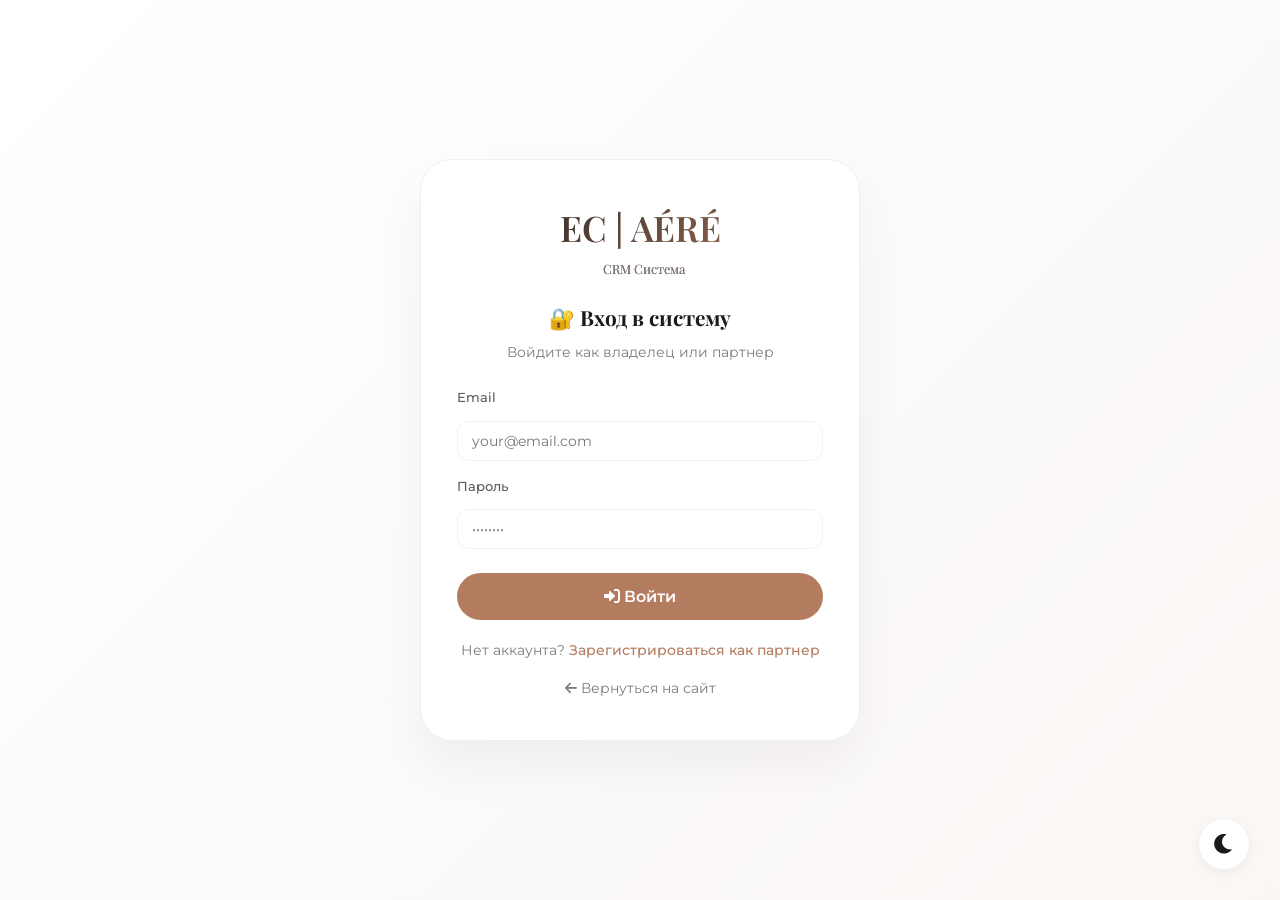
<file: crm.html>
<!DOCTYPE html>
<html lang="ru">
<head>
    <meta charset="UTF-8">
    <meta name="viewport" content="width=device-width, initial-scale=1.0, maximum-scale=1.0, user-scalable=no, viewport-fit=cover">
    <title>CRM Система | EC | AÉRÉ</title>
    <link href="https://fonts.googleapis.com/css2?family=Montserrat:wght@300;400;500;600;700&family=Playfair+Display:wght@400;500;600;700;800&display=swap" rel="stylesheet">
    <link rel="stylesheet" href="https://cdnjs.cloudflare.com/ajax/libs/font-awesome/6.0.0-beta3/css/all.min.css">
    <style>
        * { margin: 0; padding: 0; box-sizing: border-box; }
        :root {
            --bg-primary: #ffffff;
            --bg-secondary: #faf7f5;
            --text-primary: #1a1a1a;
            --text-secondary: #5a5a5a;
            --text-muted: #7c7c7c;
            --border-color: #f0f0f0;
            --card-bg: #ffffff;
            --shadow-color: rgba(0, 0, 0, 0.05);
            --shadow-hover: rgba(0, 0, 0, 0.12);
            --accent-color: #b47c5e;
            --accent-dark: #8b5a42;
            --success-color: #27ae60;
            --danger-color: #e74c3c;
            --warning-color: #f39c12;
            --header-bg: rgba(255, 255, 255, 0.95);
        }
        [data-theme="dark"] {
            --bg-primary: #121212;
            --bg-secondary: #1e1e1e;
            --text-primary: #f5f5f5;
            --text-secondary: #b0b0b0;
            --text-muted: #9e9e9e;
            --border-color: #2a2a2a;
            --card-bg: #1e1e1e;
            --header-bg: rgba(18, 18, 18, 0.95);
            --shadow-color: rgba(0, 0, 0, 0.3);
            --shadow-hover: rgba(0, 0, 0, 0.5);
        }
        body { font-family: 'Montserrat', sans-serif; background: var(--bg-primary); color: var(--text-primary); line-height: 1.6; transition: background-color 0.3s ease, color 0.3s ease; min-height: 100vh; }
        .login-container { min-height: 100vh; display: flex; align-items: center; justify-content: center; background: linear-gradient(135deg, var(--bg-primary) 0%, var(--bg-secondary) 100%); padding: 20px; }
        .login-card { background: var(--card-bg); border-radius: 32px; padding: 40px 36px; width: 100%; max-width: 440px; box-shadow: 0 25px 50px var(--shadow-color); border: 1px solid var(--border-color); }
        .login-card .logo { font-family: 'Playfair Display', serif; font-size: 2.2rem; font-weight: 600; background: linear-gradient(135deg, var(--text-primary), var(--accent-color)); background-clip: text; -webkit-background-clip: text; color: transparent; text-align: center; }
        .login-card .logo small { display: block; font-size: 0.8rem; color: var(--text-muted); background: none; -webkit-text-fill-color: var(--text-muted); }
        .login-card h2 { font-family: 'Playfair Display', serif; font-size: 1.3rem; margin: 20px 0 8px; color: var(--text-primary); text-align: center; }
        .login-card p { color: var(--text-muted); font-size: 0.85rem; margin-bottom: 24px; text-align: center; }
        .form-group { margin-bottom: 16px; }
        .form-group label { display: block; font-size: 0.8rem; font-weight: 500; margin-bottom: 6px; color: var(--text-secondary); }
        .form-group input { width: 100%; background: var(--bg-secondary); border: 1px solid var(--border-color); border-radius: 12px; padding: 12px 16px; font-family: 'Montserrat', sans-serif; font-size: 0.9rem; color: var(--text-primary); transition: all 0.2s; }
        .form-group input:focus { outline: none; border-color: var(--accent-color); }
        .login-btn { width: 100%; background: var(--accent-color); color: white; border: none; padding: 14px; border-radius: 40px; font-family: 'Montserrat', sans-serif; font-weight: 600; font-size: 1rem; cursor: pointer; transition: all 0.2s; margin-top: 8px; }
        .login-btn:hover { background: var(--accent-dark); transform: scale(1.02); }
        .login-btn.secondary { background: transparent; border: 2px solid var(--border-color); color: var(--text-primary); }
        .login-btn.secondary:hover { border-color: var(--accent-color); color: var(--accent-color); background: transparent; }
        .auth-switch { text-align: center; margin-top: 20px; font-size: 0.85rem; color: var(--text-muted); }
        .auth-switch a { color: var(--accent-color); text-decoration: none; cursor: pointer; font-weight: 500; }
        .auth-switch a:hover { text-decoration: underline; }
        .back-link { display: block; text-align: center; margin-top: 16px; color: var(--text-muted); text-decoration: none; font-size: 0.85rem; transition: color 0.2s; }
        .back-link:hover { color: var(--accent-color); }
        .error-msg { background: rgba(231, 76, 60, 0.1); border: 1px solid var(--danger-color); color: var(--danger-color); padding: 10px; border-radius: 8px; font-size: 0.8rem; margin-bottom: 16px; display: none; }
        .success-msg { background: rgba(39, 174, 96, 0.1); border: 1px solid var(--success-color); color: var(--success-color); padding: 10px; border-radius: 8px; font-size: 0.8rem; margin-bottom: 16px; display: none; }
        .role-badge { display: inline-block; padding: 4px 12px; border-radius: 20px; font-size: 0.7rem; font-weight: 600; margin-top: 8px; }
        .role-badge.owner { background: var(--accent-color); color: white; }
        .role-badge.partner { background: var(--warning-color); color: white; }
        .crm-wrapper { display: none; }
        .crm-wrapper.show { display: block; }
        .theme-toggle { position: fixed; bottom: 30px; right: 30px; width: 52px; height: 52px; border-radius: 50%; background: var(--card-bg); border: 1px solid var(--border-color); cursor: pointer; display: flex; align-items: center; justify-content: center; font-size: 1.4rem; z-index: 1000; transition: all 0.3s ease; box-shadow: 0 4px 12px var(--shadow-color); color: var(--text-primary); }
        .theme-toggle:hover { transform: scale(1.1); border-color: var(--accent-color); }
        .theme-toggle .fa-sun { display: none; }
        [data-theme="dark"] .theme-toggle .fa-moon { display: none; }
        [data-theme="dark"] .theme-toggle .fa-sun { display: block; color: #ffd966; }
        .crm-header { background: var(--header-bg); backdrop-filter: blur(14px); border-bottom: 1px solid var(--border-color); position: sticky; top: 0; z-index: 100; padding: 16px 0; }
        .header-container { max-width: 1400px; margin: 0 auto; padding: 0 32px; display: flex; justify-content: space-between; align-items: center; flex-wrap: wrap; gap: 16px; }
        .header-left { display: flex; align-items: center; gap: 16px; }
        .logo { font-family: 'Playfair Display', serif; font-size: 1.5rem; font-weight: 600; background: linear-gradient(135deg, var(--text-primary), var(--accent-color)); background-clip: text; -webkit-background-clip: text; color: transparent; }
        .logo small { font-size: 0.6rem; font-weight: 400; background: var(--accent-color); color: white; padding: 2px 10px; border-radius: 20px; margin-left: 8px; -webkit-text-fill-color: white; }
        .header-right { display: flex; align-items: center; gap: 20px; flex-wrap: wrap; }
        .user-info { display: flex; align-items: center; gap: 12px; padding: 8px 16px; background: var(--bg-secondary); border-radius: 40px; }
        .user-info i { color: var(--accent-color); font-size: 1.2rem; }
        .user-info .user-name { font-weight: 500; font-size: 0.9rem; }
        .logout-btn { background: var(--danger-color); border: none; padding: 8px 16px; border-radius: 40px; color: white; cursor: pointer; font-family: 'Montserrat', sans-serif; font-weight: 500; transition: background 0.2s; }
        .logout-btn:hover { background: #c0392b; }
        .back-to-site { background: transparent; border: 1px solid var(--border-color); padding: 8px 16px; border-radius: 40px; cursor: pointer; font-family: 'Montserrat', sans-serif; color: var(--text-primary); text-decoration: none; transition: all 0.2s; font-size: 0.85rem; }
        .back-to-site:hover { border-color: var(--accent-color); color: var(--accent-color); }
        .crm-container { max-width: 1400px; margin: 0 auto; padding: 32px; }
        .welcome-banner { background: linear-gradient(135deg, var(--accent-color), var(--accent-dark)); border-radius: 24px; padding: 32px; margin-bottom: 32px; color: white; }
        .welcome-banner h1 { font-family: 'Playfair Display', serif; font-size: 1.8rem; margin-bottom: 8px; }
        .welcome-banner p { opacity: 0.9; }
        .stats-grid { display: grid; grid-template-columns: repeat(auto-fit, minmax(180px, 1fr)); gap: 20px; margin-bottom: 32px; }
        .stat-card { background: var(--card-bg); border-radius: 20px; padding: 24px; border: 1px solid var(--border-color); text-align: center; transition: transform 0.2s; }
        .stat-card:hover { transform: translateY(-4px); box-shadow: 0 10px 30px var(--shadow-color); }
        .stat-card .number { font-size: 2rem; font-weight: 700; color: var(--accent-color); font-family: 'Playfair Display', serif; }
        .stat-card .label { font-size: 0.85rem; color: var(--text-muted); margin-top: 4px; }
        .crm-tabs { display: flex; gap: 12px; margin-bottom: 32px; flex-wrap: wrap; border-bottom: 2px solid var(--border-color); padding-bottom: 16px; }
        .crm-tab-btn { background: none; border: none; padding: 10px 24px; border-radius: 40px; font-family: 'Montserrat', sans-serif; font-size: 0.9rem; font-weight: 500; cursor: pointer; color: var(--text-secondary); transition: all 0.2s; }
        .crm-tab-btn:hover { background: var(--bg-secondary); color: var(--accent-color); }
        .crm-tab-btn.active { background: var(--accent-color); color: white; }
        .tab-content { display: none; }
        .tab-content.active { display: block; }
        .table-container { overflow-x: auto; background: var(--card-bg); border-radius: 20px; border: 1px solid var(--border-color); padding: 20px; }
        .table-container h3 { font-family: 'Playfair Display', serif; margin-bottom: 20px; }
        table { width: 100%; border-collapse: collapse; }
        th, td { padding: 12px 16px; text-align: left; border-bottom: 1px solid var(--border-color); }
        th { background: var(--bg-secondary); font-weight: 600; font-size: 0.8rem; text-transform: uppercase; letter-spacing: 0.5px; color: var(--text-secondary); }
        td { font-size: 0.9rem; }
        tr:hover { background: var(--bg-secondary); }
        .empty-state { text-align: center; padding: 40px; color: var(--text-muted); }
        .empty-state i { font-size: 3rem; margin-bottom: 16px; opacity: 0.3; }
        .action-form { background: var(--bg-secondary); border-radius: 20px; padding: 24px; margin-bottom: 32px; border: 1px solid var(--border-color); }
        .action-form h4 { font-family: 'Playfair Display', serif; margin-bottom: 20px; }
        .form-grid { display: grid; grid-template-columns: repeat(auto-fit, minmax(220px, 1fr)); gap: 16px; margin-bottom: 16px; }
        .form-group { display: flex; flex-direction: column; gap: 6px; }
        .form-group label { font-size: 0.8rem; font-weight: 500; color: var(--text-secondary); }
        .form-group input, .form-group select { padding: 10px 14px; border: 1px solid var(--border-color); border-radius: 12px; background: var(--bg-primary); font-family: 'Montserrat', sans-serif; font-size: 0.9rem; color: var(--text-primary); }
        .form-group input:focus, .form-group select:focus { outline: none; border-color: var(--accent-color); }
        .btn-primary { background: var(--accent-color); color: white; border: none; padding: 10px 24px; border-radius: 40px; cursor: pointer; font-family: 'Montserrat', sans-serif; font-weight: 500; transition: all 0.2s; }
        .btn-primary:hover { background: var(--accent-dark); transform: scale(1.02); }
        .btn-danger { background: var(--danger-color); color: white; border: none; padding: 8px 16px; border-radius: 8px; cursor: pointer; font-family: 'Montserrat', sans-serif; transition: background 0.2s; }
        .btn-danger:hover { background: #c0392b; }
        .btn-small { padding: 6px 12px; font-size: 0.8rem; border-radius: 6px; }
        .btn-success { background: var(--success-color); color: white; border: none; padding: 8px 16px; border-radius: 8px; cursor: pointer; font-family: 'Montserrat', sans-serif; transition: background 0.2s; }
        .btn-success:hover { background: #219a52; }
        .sync-btn { background: var(--success-color); color: white; border: none; padding: 8px 20px; border-radius: 40px; cursor: pointer; font-family: 'Montserrat', sans-serif; font-weight: 500; transition: all 0.2s; font-size: 0.85rem; }
        .sync-btn:hover { background: #219a52; transform: scale(1.02); }
        .badge { display: inline-block; padding: 4px 12px; border-radius: 20px; font-size: 0.7rem; font-weight: 600; }
        .badge-success { background: rgba(39, 174, 96, 0.15); color: var(--success-color); }
        .badge-warning { background: rgba(243, 156, 18, 0.15); color: var(--warning-color); }
        .badge-danger { background: rgba(231, 76, 60, 0.15); color: var(--danger-color); }
        .badge-info { background: rgba(52, 152, 219, 0.15); color: #3498db; }
        .telegram-badge { display: inline-flex; align-items: center; gap: 6px; background: rgba(0, 136, 204, 0.1); color: #0088cc; padding: 4px 12px; border-radius: 20px; font-size: 0.8rem; font-weight: 500; }
        .telegram-badge i { font-size: 0.9rem; }
        .password-cell { font-family: 'Courier New', monospace; font-size: 0.8rem; color: var(--text-muted); }
        .toast-notify { position: fixed; bottom: 100px; left: 50%; transform: translateX(-50%); background: var(--bg-primary); color: var(--text-primary); padding: 14px 28px; border-radius: 40px; font-size: 0.9rem; box-shadow: 0 10px 40px var(--shadow-hover); border: 1px solid var(--border-color); z-index: 1100; opacity: 0; transition: opacity 0.3s; font-weight: 500; text-align: center; max-width: 90%; }
        .toast-notify.show { opacity: 1; }
        .modal-overlay { position: fixed; top: 0; left: 0; width: 100%; height: 100%; background: rgba(0, 0, 0, 0.5); backdrop-filter: blur(4px); z-index: 1000; display: flex; align-items: center; justify-content: center; visibility: hidden; opacity: 0; transition: all 0.3s; }
        .modal-overlay.active { visibility: visible; opacity: 1; }
        .modal-container { background: var(--card-bg); border-radius: 24px; padding: 32px; max-width: 500px; width: 90%; text-align: center; }
        .modal-container h3 { font-family: 'Playfair Display', serif; margin-bottom: 16px; }
        .modal-container p { color: var(--text-secondary); margin-bottom: 24px; }
        .modal-buttons { display: flex; gap: 12px; justify-content: center; }
        .loading-overlay { position: fixed; top: 0; left: 0; width: 100%; height: 100%; background: rgba(0, 0, 0, 0.3); backdrop-filter: blur(4px); z-index: 999; display: flex; align-items: center; justify-content: center; visibility: hidden; opacity: 0; transition: all 0.3s; }
        .loading-overlay.active { visibility: visible; opacity: 1; }
        .loading-spinner { width: 50px; height: 50px; border: 4px solid var(--border-color); border-top-color: var(--accent-color); border-radius: 50%; animation: spin 1s linear infinite; }
        @keyframes spin { to { transform: rotate(360deg); } }
        @media (max-width: 768px) {
            .header-container { padding: 0 16px; flex-direction: column; }
            .crm-container { padding: 16px; }
            .stats-grid { grid-template-columns: 1fr 1fr; }
            .form-grid { grid-template-columns: 1fr; }
            .welcome-banner h1 { font-size: 1.3rem; }
            th, td { padding: 8px 10px; font-size: 0.8rem; }
            .login-card { padding: 24px 20px; }
        }
        @media (max-width: 480px) {
            .stats-grid { grid-template-columns: 1fr; }
            .header-right { justify-content: center; }
        }
        ::-webkit-scrollbar { width: 6px; }
        ::-webkit-scrollbar-track { background: var(--bg-secondary); }
        ::-webkit-scrollbar-thumb { background: var(--accent-color); border-radius: 4px; }
        @keyframes fadeIn { from { opacity: 0; transform: translateY(10px); } to { opacity: 1; transform: translateY(0); } }
        .fade-in { animation: fadeIn 0.3s ease; }
    </style>
</head>
<body>

<div class="loading-overlay" id="loadingOverlay">
    <div class="loading-spinner"></div>
</div>

<button class="theme-toggle" id="themeToggle" aria-label="Переключить тему">
    <i class="fas fa-moon"></i>
    <i class="fas fa-sun"></i>
</button>

<!-- ===== СТРАНИЦА ВХОДА/РЕГИСТРАЦИИ ===== -->
<div id="loginPage" class="login-container">
    <div class="login-card">
        <div class="logo">EC | AÉRÉ <small>CRM Система</small></div>
        
        <div id="loginForm">
            <h2>🔐 Вход в систему</h2>
            <p>Войдите как владелец или партнер</p>
            <div id="loginError" class="error-msg"></div>
            <div id="loginSuccess" class="success-msg"></div>
            
            <div class="form-group">
                <label>Email</label>
                <input type="email" id="loginEmail" placeholder="your@email.com">
            </div>
            <div class="form-group">
                <label>Пароль</label>
                <input type="password" id="loginPassword" placeholder="••••••••">
            </div>
            <button class="login-btn" id="doLoginBtn"><i class="fas fa-sign-in-alt"></i> Войти</button>
            
            <div class="auth-switch">
                Нет аккаунта? <a id="showRegisterBtn">Зарегистрироваться как партнер</a>
            </div>
            
            <a href="index.html" class="back-link"><i class="fas fa-arrow-left"></i> Вернуться на сайт</a>
        </div>
        
        <div id="registerForm" style="display: none;">
            <h2>📝 Регистрация партнера</h2>
            <p>Создайте аккаунт для работы в CRM системе</p>
            <div id="registerError" class="error-msg"></div>
            <div id="registerSuccess" class="success-msg"></div>
            
            <div class="form-group">
                <label>Ваше имя *</label>
                <input type="text" id="regName" placeholder="Иван Петров">
            </div>
            <div class="form-group">
                <label>Email *</label>
                <input type="email" id="regEmail" placeholder="partner@mail.com">
            </div>
            <div class="form-group">
                <label>Ник в Telegram *</label>
                <input type="text" id="regTelegram" placeholder="@username">
            </div>
            <div class="form-group">
                <label>Пароль *</label>
                <input type="password" id="regPassword" placeholder="••••••••">
            </div>
            <div class="form-group">
                <label>Повторите пароль *</label>
                <input type="password" id="regConfirm" placeholder="••••••••">
            </div>
            <button class="login-btn" id="doRegisterBtn"><i class="fas fa-user-plus"></i> Зарегистрироваться</button>
            
            <div class="auth-switch">
                Уже есть аккаунт? <a id="showLoginBtn">Войти</a>
            </div>
        </div>
    </div>
</div>

<!-- ===== ОСНОВНОЙ ИНТЕРФЕЙС ===== -->
<div id="crmWrapper" class="crm-wrapper">
    <header class="crm-header">
        <div class="header-container">
            <div class="header-left">
                <div class="logo">EC | AÉRÉ <small>CRM</small></div>
                <span id="userRoleBadge" class="role-badge owner">👑 Владелец</span>
            </div>
            <div class="header-right">
                <button class="sync-btn" id="syncCloudBtn"><i class="fas fa-cloud-upload-alt"></i> Синхронизация</button>
                <a href="index.html" class="back-to-site"><i class="fas fa-arrow-left"></i> На сайт</a>
                <div class="user-info">
                    <i class="fas fa-user"></i>
                    <span class="user-name" id="userNameDisplay">Имя</span>
                </div>
                <button class="logout-btn" id="logoutBtn"><i class="fas fa-sign-out-alt"></i> Выход</button>
            </div>
        </div>
    </header>

    <div class="crm-container">
        <div class="welcome-banner">
            <h1 id="welcomeTitle">👋 Добро пожаловать в CRM систему</h1>
            <p id="welcomeSub">Управляйте партнерами и отслеживайте заказы</p>
        </div>

        <div class="stats-grid" id="statsGrid">
            <div class="stat-card"><div class="number" id="statPartners">0</div><div class="label">Партнеров</div></div>
            <div class="stat-card"><div class="number" id="statClients">0</div><div class="label">Клиентов</div></div>
            <div class="stat-card"><div class="number" id="statOrders">0</div><div class="label">Заказов</div></div>
            <div class="stat-card"><div class="number" id="statRevenue">0 ₽</div><div class="label">Общая выручка</div></div>
        </div>

        <div class="crm-tabs">
            <button class="crm-tab-btn active" data-tab="partners">👥 Партнеры</button>
            <button class="crm-tab-btn" data-tab="clients">📋 Клиенты</button>
            <button class="crm-tab-btn" data-tab="orders">📊 Заказы</button>
        </div>

        <div id="partnersTab" class="tab-content active">
            <div class="table-container">
                <h3>👥 Список партнеров</h3>
                <div id="partnersTableContainer"></div>
            </div>
        </div>

        <div id="clientsTab" class="tab-content">
            <div id="assignPartnerForm" class="action-form" style="display: none;">
                <h4><i class="fas fa-user-tag"></i> Привязать клиента к партнеру</h4>
                <p style="color: var(--text-muted); font-size: 0.85rem; margin-bottom: 16px;">
                    Клиенты автоматически появляются в системе при регистрации на сайте.
                    Здесь вы можете привязать клиента к конкретному партнеру.
                </p>
                <div class="form-grid">
                    <div class="form-group">
                        <label>Email клиента *</label>
                        <input type="email" id="clientEmail" placeholder="client@mail.com">
                    </div>
                    <div class="form-group">
                        <label>Партнер *</label>
                        <select id="assignPartnerSelect"></select>
                    </div>
                </div>
                <button class="btn-primary" id="assignPartnerBtn"><i class="fas fa-link"></i> Привязать клиента к партнеру</button>
            </div>

            <div style="margin-bottom: 16px; display: flex; gap: 12px; flex-wrap: wrap;">
                <button class="btn-primary" onclick="forceRefreshCRMData()" style="background: var(--success-color);">
                    <i class="fas fa-sync-alt"></i> Обновить список клиентов
                </button>
                <button class="btn-primary" onclick="syncWithCloud()">
                    <i class="fas fa-cloud-upload-alt"></i> Полная синхронизация
                </button>
            </div>

            <div class="table-container">
                <h3>📋 Список клиентов</h3>
                <div id="clientsTableContainer"></div>
            </div>
        </div>

        <div id="ordersTab" class="tab-content">
            <div style="margin-bottom: 16px; display: flex; gap: 12px; flex-wrap: wrap;">
                <button class="btn-primary" onclick="forceRefreshCRMData()" style="background: var(--success-color);">
                    <i class="fas fa-sync-alt"></i> Обновить заказы
                </button>
                <button class="btn-primary" onclick="syncWithCloud()">
                    <i class="fas fa-cloud-upload-alt"></i> Полная синхронизация
                </button>
            </div>

            <div class="table-container">
                <h3>📊 История заказов</h3>
                <div id="ordersTableContainer"></div>
            </div>
        </div>
    </div>
</div>

<div id="confirmModal" class="modal-overlay">
    <div class="modal-container">
        <h3>Подтверждение</h3>
        <p id="confirmModalText">Вы уверены?</p>
        <div class="modal-buttons">
            <button class="btn-danger" id="confirmActionBtn">Подтвердить</button>
            <button class="btn-primary" id="cancelActionBtn">Отмена</button>
        </div>
    </div>
</div>

<div id="toastMsg" class="toast-notify"></div>

<script src="jsonbin-api.js"></script>
<script>
// ============================================
// CRM СИСТЕМА - ПОЛНАЯ ВЕРСИЯ
// ============================================

const CRM_PARTNERS_KEY = 'crm_partners';

let partners = [];
let users = [];
let orders = [];
let currentUser = null;
let currentRole = null;
let deleteTarget = null;
let deleteType = null;
let refreshInterval = null;

// ===== ЗАГРУЗКА ДАННЫХ ИЗ ОБЛАКА =====
async function loadCRMDataFromCloud() {
    try {
        showLoading(true);
        const data = await JSONBinAPI.getData();
        
        if (data) {
            partners = data.partners || [];
            users = data.users || [];
            orders = data.orders || [];
            
            localStorage.setItem(CRM_PARTNERS_KEY, JSON.stringify(partners));
            localStorage.setItem('aere_users', JSON.stringify(users));
            localStorage.setItem('aere_orders', JSON.stringify(orders));
            
            console.log('✅ CRM данные загружены из облака');
            console.log('📊 Партнеров:', partners.length);
            console.log('👤 Пользователей:', users.length);
            console.log('📋 Заказов:', orders.length);
            return true;
        }
        return false;
    } catch (error) {
        console.warn('⚠️ Не удалось загрузить CRM данные:', error);
        return false;
    } finally {
        showLoading(false);
    }
}

function loadCRMDataFromLocal() {
    partners = JSON.parse(localStorage.getItem(CRM_PARTNERS_KEY) || '[]');
    users = JSON.parse(localStorage.getItem('aere_users') || '[]');
    orders = JSON.parse(localStorage.getItem('aere_orders') || '[]');
    
    if (partners.length === 0) createTestData();
}

function createTestData() {
    partners = [{
        id: 1,
        name: 'Иван Петров',
        email: 'partner@mail.com',
        telegram: '@ivan_petrov',
        password: 'partner123',
        registeredAt: new Date().toLocaleString()
    }];
    
    users = [{
        id: 1,
        name: 'Анна Смирнова',
        email: 'client@mail.com',
        telegram: '@anna_s',
        password: 'client123',
        partnerId: null,
        registeredAt: new Date().toLocaleString()
    }];
    
    orders = [];
    saveAllData();
}

function saveAllData() {
    localStorage.setItem(CRM_PARTNERS_KEY, JSON.stringify(partners));
    localStorage.setItem('aere_users', JSON.stringify(users));
    localStorage.setItem('aere_orders', JSON.stringify(orders));
    saveAllDataToCloud();
}

async function saveAllDataToCloud() {
    try {
        const cloudData = await JSONBinAPI.getData() || {};
        cloudData.partners = partners || [];
        cloudData.users = users || [];
        cloudData.orders = orders || [];
        if (!cloudData.products) cloudData.products = [];
        if (!cloudData.notifications) cloudData.notifications = [];
        
        await JSONBinAPI.updateData(cloudData);
        console.log('✅ CRM данные сохранены в облако');
    } catch (error) {
        console.error('❌ Ошибка сохранения CRM данных:', error);
    }
}

function findPartnerByEmail(email) { return partners.find(p => p.email === email); }
function findPartnerById(id) { return partners.find(p => p.id === id); }
function findUserByEmail(email) { return users.find(u => u.email === email); }

// ===== РЕГИСТРАЦИЯ ПАРТНЕРА =====
function registerPartner(name, email, telegram, password, confirm) {
    if (!name || !email || !telegram || !password || !confirm) {
        showRegisterError('Заполните все поля');
        return false;
    }
    if (password !== confirm) {
        showRegisterError('Пароли не совпадают');
        return false;
    }
    if (password.length < 6) {
        showRegisterError('Пароль должен быть не менее 6 символов');
        return false;
    }
    if (findPartnerByEmail(email)) {
        showRegisterError('Партнер с таким email уже существует');
        return false;
    }
    
    const newPartner = {
        id: Date.now(),
        name, email, telegram,
        password,
        registeredAt: new Date().toLocaleString()
    };
    
    partners.push(newPartner);
    saveAllData();
    
    currentUser = { email, name, partnerId: newPartner.id };
    currentRole = 'partner';
    localStorage.setItem('crm_user', JSON.stringify({ email, role: 'partner' }));
    
    showRegisterSuccess('✅ Регистрация прошла успешно!');
    setTimeout(() => {
        showCRMInterface();
        showToast(`🤝 Добро пожаловать, ${name}!`);
    }, 500);
    return true;
}

function showRegisterError(message) {
    const div = document.getElementById('registerError');
    div.textContent = message;
    div.style.display = 'block';
    setTimeout(() => div.style.display = 'none', 4000);
}

function showRegisterSuccess(message) {
    const div = document.getElementById('registerSuccess');
    div.textContent = message;
    div.style.display = 'block';
    setTimeout(() => div.style.display = 'none', 4000);
}

// ===== АВТОРИЗАЦИЯ =====
function login(email, password) {
    if (email === 'admin@aere.com' && password === 'admin123') {
        currentUser = { email, name: 'Администратор' };
        currentRole = 'owner';
        localStorage.setItem('crm_user', JSON.stringify({ email, role: 'owner' }));
        showCRMInterface();
        showToast('👑 Добро пожаловать, владелец!');
        return true;
    }
    
    const partner = findPartnerByEmail(email);
    if (partner && partner.password === password) {
        currentUser = { email, name: partner.name, partnerId: partner.id };
        currentRole = 'partner';
        localStorage.setItem('crm_user', JSON.stringify({ email, role: 'partner' }));
        showCRMInterface();
        showToast(`🤝 Добро пожаловать, ${partner.name}!`);
        return true;
    }
    
    document.getElementById('loginError').textContent = '❌ Неверный email или пароль';
    document.getElementById('loginError').style.display = 'block';
    setTimeout(() => document.getElementById('loginError').style.display = 'none', 4000);
    return false;
}

function logout() {
    currentUser = null;
    currentRole = null;
    if (refreshInterval) clearInterval(refreshInterval);
    localStorage.removeItem('crm_user');
    document.getElementById('loginPage').style.display = 'flex';
    document.getElementById('loginForm').style.display = 'block';
    document.getElementById('registerForm').style.display = 'none';
    document.getElementById('crmWrapper').classList.remove('show');
}

function checkAuth() {
    const saved = localStorage.getItem('crm_user');
    if (saved) {
        try {
            const data = JSON.parse(saved);
            if (data.role === 'owner') {
                currentUser = { email: 'admin@aere.com', name: 'Администратор' };
                currentRole = 'owner';
                showCRMInterface();
                return true;
            } else if (data.role === 'partner') {
                const partner = findPartnerByEmail(data.email);
                if (partner) {
                    currentUser = { email: partner.email, name: partner.name, partnerId: partner.id };
                    currentRole = 'partner';
                    showCRMInterface();
                    return true;
                }
            }
        } catch (e) {}
    }
    return false;
}

function showCRMInterface() {
    document.getElementById('loginPage').style.display = 'none';
    document.getElementById('crmWrapper').classList.add('show');
    updateUI();
    
    if (refreshInterval) clearInterval(refreshInterval);
    refreshInterval = setInterval(() => {
        if (currentUser) {
            loadCRMDataFromCloud().then(() => {
                updateUI();
                console.log('🔄 Данные обновлены автоматически');
            });
        }
    }, 30000);
}

// ===== ОБНОВЛЕНИЕ UI =====
function updateUI() {
    if (!currentUser) return;
    
    document.getElementById('userNameDisplay').textContent = currentUser.name;
    
    const badge = document.getElementById('userRoleBadge');
    if (currentRole === 'owner') {
        badge.textContent = '👑 Владелец';
        badge.className = 'role-badge owner';
        document.getElementById('assignPartnerForm').style.display = 'block';
        document.getElementById('welcomeTitle').textContent = '👑 Панель управления владельца';
        document.getElementById('welcomeSub').textContent = 'Управляйте партнерами, привязывайте клиентов к партнерам';
    } else {
        badge.textContent = '🤝 Партнер';
        badge.className = 'role-badge partner';
        document.getElementById('assignPartnerForm').style.display = 'none';
        document.getElementById('welcomeTitle').textContent = `🤝 Добро пожаловать, ${currentUser.name}!`;
        document.getElementById('welcomeSub').textContent = 'Ваши клиенты и их заказы';
    }
    
    updateStatistics();
    renderPartnersTable();
    renderClientsTable();
    renderOrdersTable();
    updatePartnerSelect();
}

// ===== СТАТИСТИКА =====
function updateStatistics() {
    let partnerCount = partners.length;
    let clientCount = users.filter(u => u.email !== 'admin@aere.com').length;
    let ordersCount = 0;
    let totalRevenue = 0;
    let totalItems = 0;
    
    if (currentRole === 'owner') {
        ordersCount = orders.length;
        orders.forEach(o => {
            totalRevenue += o.total || 0;
            totalItems += o.itemsCount || 0;
        });
    } else {
        const pid = currentUser.partnerId;
        const partnerOrders = orders.filter(o => o.partnerId === pid);
        ordersCount = partnerOrders.length;
        partnerOrders.forEach(o => {
            totalRevenue += o.total || 0;
            totalItems += o.itemsCount || 0;
        });
        clientCount = users.filter(u => u.partnerId === pid).length;
        partnerCount = 1;
    }
    
    document.getElementById('statPartners').textContent = partnerCount;
    document.getElementById('statClients').textContent = clientCount;
    document.getElementById('statOrders').textContent = ordersCount;
    document.getElementById('statRevenue').textContent = totalRevenue.toLocaleString() + ' ₽';
    
    console.log(`📊 Статистика: ${ordersCount} заказов на ${totalRevenue.toLocaleString()} ₽`);
}

// ===== РЕНДЕРИНГ ПАРТНЕРОВ =====
function renderPartnersTable() {
    const container = document.getElementById('partnersTableContainer');
    let filtered = partners;
    if (currentRole === 'partner') filtered = partners.filter(p => p.id === currentUser.partnerId);
    
    if (filtered.length === 0) {
        container.innerHTML = `<div class="empty-state"><i class="fas fa-users"></i><p>Нет партнеров</p></div>`;
        return;
    }
    
    let html = `<table><thead><tr><th>ID</th><th>Имя</th><th>Email</th><th>Telegram</th>`;
    if (currentRole === 'owner') html += `<th>Пароль</th>`;
    html += `<th>Клиентов</th><th>Заказов</th><th>Дата</th>`;
    if (currentRole === 'owner') html += `<th>Действия</th>`;
    html += `</tr></thead><tbody>`;
    
    filtered.forEach(p => {
        const clientCount = users.filter(u => u.partnerId === p.id).length;
        const ordersCount = orders.filter(o => o.partnerId === p.id).length;
        html += `<tr>
            <td>${p.id}</td>
            <td><strong>${p.name}</strong></td>
            <td>${p.email}</td>
            <td><span class="telegram-badge"><i class="fab fa-telegram"></i> ${p.telegram}</span></td>`;
        if (currentRole === 'owner') {
            html += `<td class="password-cell">${p.password}</td>`;
        }
        html += `<td>${clientCount}</td>
            <td>${ordersCount}</td>
            <td>${p.registeredAt || '—'}</td>`;
        if (currentRole === 'owner') {
            html += `<td><button class="btn-danger btn-small" onclick="confirmDelete('partner', ${p.id})"><i class="fas fa-trash"></i></button></td>`;
        }
        html += `</tr>`;
    });
    
    html += `</tbody></table>`;
    container.innerHTML = html;
}

// ===== РЕНДЕРИНГ КЛИЕНТОВ =====
function renderClientsTable() {
    const container = document.getElementById('clientsTableContainer');
    
    let filtered = users.filter(u => u.email !== 'admin@aere.com');
    if (currentRole === 'partner') {
        filtered = filtered.filter(u => u.partnerId === currentUser.partnerId);
    }
    
    if (filtered.length === 0) {
        container.innerHTML = `<div class="empty-state"><i class="fas fa-user-friends"></i><p>Нет клиентов</p></div>`;
        return;
    }
    
    let html = `<table><thead><tr><th>ID</th><th>Email</th><th>Telegram</th><th>Имя</th><th>Партнер</th><th>Статус</th><th>Заказов</th><th>Сумма</th><th>Дата</th></tr></thead><tbody>`;
    
    filtered.forEach(u => {
        const partner = findPartnerById(u.partnerId);
        const userOrders = orders.filter(o => o.userEmail === u.email);
        const total = userOrders.reduce((sum, o) => sum + (o.total || 0), 0);
        const status = u.partnerId ? '✅ Привязан' : '⏳ Без партнера';
        const statusClass = u.partnerId ? 'badge-success' : 'badge-warning';
        
        html += `<tr>
            <td>${u.id || '—'}</td>
            <td>${u.email}</td>
            <td>${u.telegram ? `<span class="telegram-badge"><i class="fab fa-telegram"></i> ${u.telegram}</span>` : '—'}</td>
            <td><strong>${u.name || '—'}</strong></td>
            <td>${partner ? partner.name : 'Без партнера'}</td>
            <td><span class="badge ${statusClass}">${status}</span></td>
            <td>${userOrders.length}</td>
            <td>${total.toLocaleString()} ₽</td>
            <td>${u.registeredAt || '—'}</td>
        </tr>`;
    });
    
    html += `</tbody></table>`;
    container.innerHTML = html;
}

// ===== РЕНДЕРИНГ ЗАКАЗОВ =====
function renderOrdersTable() {
    const container = document.getElementById('ordersTableContainer');
    if (!container) return;
    
    let filtered = orders;
    if (currentRole === 'partner') {
        filtered = orders.filter(o => o.partnerId === currentUser.partnerId);
    }
    
    if (filtered.length === 0) {
        container.innerHTML = `<div class="empty-state"><i class="fas fa-chart-bar"></i><p>Нет заказов</p></div>`;
        return;
    }
    
    filtered.sort((a, b) => new Date(b.date) - new Date(a.date));
    
    let html = `<table>
        <thead>
            <tr>
                <th>ID</th>
                <th>Клиент</th>
                <th>Telegram</th>
                <th>Товаров</th>
                <th>Сумма</th>
                <th>Дата</th>
                <th>Статус</th>
            </tr>
        </thead>
        <tbody>`;
    
    let totalAmount = 0;
    let totalItems = 0;
    
    filtered.forEach(order => {
        totalAmount += order.total || 0;
        totalItems += order.itemsCount || 0;
        
        html += `<tr>
            <td>${order.id}</td>
            <td>${order.userEmail}</td>
            <td>${order.userTelegram || '—'}</td>
            <td>${order.itemsCount}</td>
            <td><strong>${(order.total || 0).toLocaleString()} ₽</strong></td>
            <td>${order.date}</td>
            <td><span style="color:var(--success-color);">✅ Выполнен</span></td>
        </tr>`;
    });
    
    html += `<tr style="font-weight: bold; background: var(--bg-secondary);">
        <td colspan="3" style="text-align: right;">ИТОГО:</td>
        <td>${totalItems}</td>
        <td>${totalAmount.toLocaleString()} ₽</td>
        <td colspan="2"></td>
    </tr>`;
    
    html += `</tbody></table>`;
    container.innerHTML = html;
}

// ===== ОБНОВЛЕНИЕ СЕЛЕКТА ПАРТНЕРОВ =====
function updatePartnerSelect() {
    const select = document.getElementById('assignPartnerSelect');
    if (!select) return;
    select.innerHTML = '';
    partners.forEach(p => {
        const opt = document.createElement('option');
        opt.value = p.id;
        opt.textContent = `${p.name} (${p.email})`;
        select.appendChild(opt);
    });
}

// ===== ПРИВЯЗКА КЛИЕНТА К ПАРТНЕРУ =====
async function assignPartner() {
    const email = document.getElementById('clientEmail').value.trim();
    const partnerId = parseInt(document.getElementById('assignPartnerSelect').value);
    
    if (!email) { showToast('❌ Введите email клиента'); return; }
    if (!partnerId) { showToast('❌ Выберите партнера'); return; }
    
    let user = findUserByEmail(email);
    
    if (user) {
        user.partnerId = partnerId;
    } else {
        user = {
            id: Date.now(),
            email: email,
            name: email.split('@')[0],
            telegram: '',
            password: 'user123',
            partnerId: partnerId,
            registeredAt: new Date().toLocaleString()
        };
        users.push(user);
    }
    
    await saveAllData();
    updateUI();
    showToast(`✅ Клиент ${email} привязан к партнеру`);
    
    document.getElementById('clientEmail').value = '';
}

// ===== УДАЛЕНИЕ ПАРТНЕРА =====
async function deletePartner(id) {
    const partner = findPartnerById(id);
    if (!partner) return;
    partners = partners.filter(p => p.id !== id);
    users.forEach(u => { if (u.partnerId === id) u.partnerId = null; });
    await saveAllData();
    updateUI();
    showToast(`✅ Партнер ${partner.name} удален`);
}

// ===== ПОДТВЕРЖДЕНИЕ УДАЛЕНИЯ =====
function confirmDelete(type, target) {
    deleteType = type;
    deleteTarget = target;
    document.getElementById('confirmModal').classList.add('active');
    const text = document.getElementById('confirmModalText');
    if (type === 'partner') {
        const p = findPartnerById(target);
        text.textContent = `Вы уверены, что хотите удалить партнера "${p ? p.name : ''}"?`;
    }
}

function cancelDelete() {
    document.getElementById('confirmModal').classList.remove('active');
    deleteTarget = null;
    deleteType = null;
}

function confirmAction() {
    if (deleteType === 'partner') deletePartner(deleteTarget);
    document.getElementById('confirmModal').classList.remove('active');
    deleteTarget = null;
    deleteType = null;
}

// ===== ПРИНУДИТЕЛЬНОЕ ОБНОВЛЕНИЕ =====
async function forceRefreshCRMData() {
    try {
        showLoading(true);
        const data = await JSONBinAPI.getData();
        if (data) {
            if (data.users) {
                users = data.users;
                localStorage.setItem('aere_users', JSON.stringify(users));
            }
            if (data.partners) {
                partners = data.partners;
                localStorage.setItem(CRM_PARTNERS_KEY, JSON.stringify(partners));
            }
            if (data.orders) {
                orders = data.orders;
                localStorage.setItem('aere_orders', JSON.stringify(orders));
            }
            updateUI();
            showToast('🔄 Данные обновлены');
            console.log('✅ CRM данные принудительно обновлены');
        }
    } catch (error) {
        console.error('❌ Ошибка обновления:', error);
        showToast('❌ Ошибка обновления данных');
    } finally {
        showLoading(false);
    }
}

// ===== СИНХРОНИЗАЦИЯ =====
async function syncWithCloud() {
    showLoading(true);
    try {
        const data = await JSONBinAPI.getData();
        if (data) {
            partners = data.partners || [];
            users = data.users || [];
            orders = data.orders || [];
            localStorage.setItem(CRM_PARTNERS_KEY, JSON.stringify(partners));
            localStorage.setItem('aere_users', JSON.stringify(users));
            localStorage.setItem('aere_orders', JSON.stringify(orders));
            updateUI();
            showToast('✅ Данные синхронизированы с облаком');
        } else {
            await saveAllDataToCloud();
            showToast('✅ Данные отправлены в облако');
        }
    } catch (error) {
        showToast('❌ Ошибка синхронизации');
        console.error(error);
    } finally {
        showLoading(false);
    }
}

// ===== TOAST =====
function showToast(message) {
    const toast = document.getElementById('toastMsg');
    toast.textContent = message;
    toast.classList.add('show');
    setTimeout(() => toast.classList.remove('show'), 3000);
}

function showLoading(show) {
    document.getElementById('loadingOverlay').classList.toggle('active', show);
}

// ===== ТЕМА =====
function toggleTheme() {
    const current = document.documentElement.getAttribute('data-theme');
    const next = current === 'dark' ? 'light' : 'dark';
    document.documentElement.setAttribute('data-theme', next);
    localStorage.setItem('theme', next);
}

function loadTheme() {
    const saved = localStorage.getItem('theme');
    if (saved) document.documentElement.setAttribute('data-theme', saved);
    else document.documentElement.setAttribute('data-theme', window.matchMedia('(prefers-color-scheme: dark)').matches ? 'dark' : 'light');
}

function initTabs() {
    document.querySelectorAll('.crm-tab-btn').forEach(btn => {
        btn.addEventListener('click', () => {
            document.querySelectorAll('.crm-tab-btn').forEach(b => b.classList.remove('active'));
            btn.classList.add('active');
            document.querySelectorAll('.tab-content').forEach(c => c.classList.remove('active'));
            document.getElementById(btn.dataset.tab + 'Tab').classList.add('active');
            if (btn.dataset.tab === 'partners') renderPartnersTable();
            if (btn.dataset.tab === 'clients') renderClientsTable();
            if (btn.dataset.tab === 'orders') renderOrdersTable();
        });
    });
}

function showLoginForm() {
    document.getElementById('loginForm').style.display = 'block';
    document.getElementById('registerForm').style.display = 'none';
}

function showRegisterForm() {
    document.getElementById('loginForm').style.display = 'none';
    document.getElementById('registerForm').style.display = 'block';
}

// ===== ИНИЦИАЛИЗАЦИЯ =====
document.addEventListener('DOMContentLoaded', async () => {
    loadTheme();
    
    const cloudLoaded = await loadCRMDataFromCloud();
    if (!cloudLoaded) {
        loadCRMDataFromLocal();
        await saveAllDataToCloud();
    }
    
    initTabs();
    
    document.getElementById('themeToggle').addEventListener('click', toggleTheme);
    document.getElementById('syncCloudBtn').addEventListener('click', syncWithCloud);
    
    document.getElementById('doLoginBtn').addEventListener('click', () => {
        login(document.getElementById('loginEmail').value.trim(), document.getElementById('loginPassword').value.trim());
    });
    
    document.getElementById('loginPassword').addEventListener('keypress', (e) => {
        if (e.key === 'Enter') document.getElementById('doLoginBtn').click();
    });
    
    document.getElementById('doRegisterBtn').addEventListener('click', () => {
        registerPartner(
            document.getElementById('regName').value.trim(),
            document.getElementById('regEmail').value.trim(),
            document.getElementById('regTelegram').value.trim(),
            document.getElementById('regPassword').value,
            document.getElementById('regConfirm').value
        );
    });
    
    document.getElementById('regConfirm').addEventListener('keypress', (e) => {
        if (e.key === 'Enter') document.getElementById('doRegisterBtn').click();
    });
    
    document.getElementById('showRegisterBtn').addEventListener('click', showRegisterForm);
    document.getElementById('showLoginBtn').addEventListener('click', showLoginForm);
    document.getElementById('logoutBtn').addEventListener('click', logout);
    document.getElementById('assignPartnerBtn').addEventListener('click', assignPartner);
    document.getElementById('confirmActionBtn').addEventListener('click', confirmAction);
    document.getElementById('cancelActionBtn').addEventListener('click', cancelDelete);
    
    if (!checkAuth()) {
        document.getElementById('loginPage').style.display = 'flex';
        document.getElementById('loginForm').style.display = 'block';
        document.getElementById('registerForm').style.display = 'none';
        document.getElementById('crmWrapper').classList.remove('show');
    }
    
    console.log('💼 CRM Система загружена');
    console.log('👑 Владелец: admin@aere.com / admin123');
    console.log('📊 Пользователей (клиентов):', users.filter(u => u.email !== 'admin@aere.com').length);
    console.log('🤝 Партнеров:', partners.length);
    console.log('📋 Заказов:', orders.length);
});
</script>
</body>
</html>
</file>
